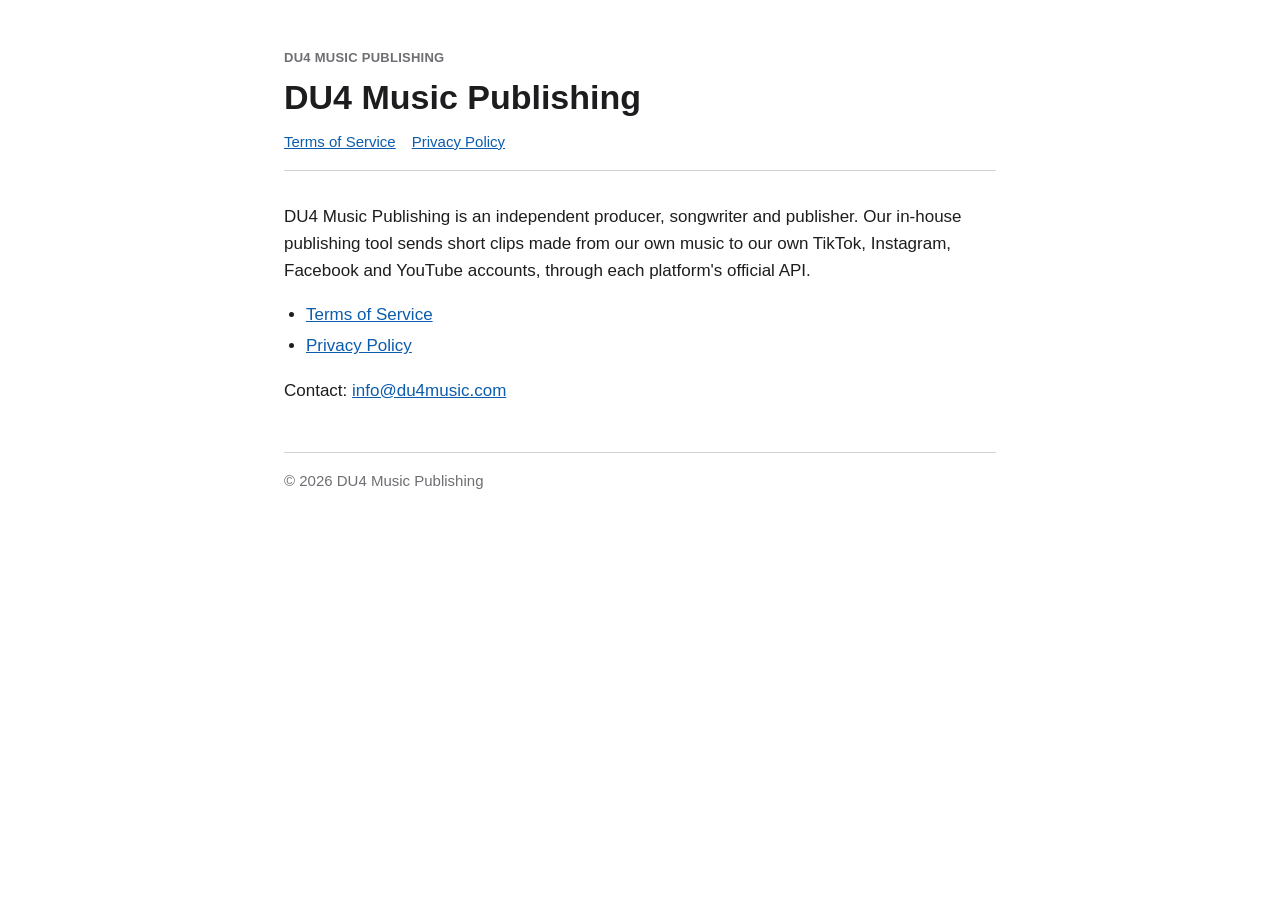
<file: index.html>
<!doctype html>
<html lang="en">
<head>
<meta charset="utf-8">
<meta name="viewport" content="width=device-width, initial-scale=1">
<title>DU4 Music Publishing</title>
<link rel="stylesheet" href="style.css">
</head>
<body>
<main>
<header>
  <div class="brand">DU4 Music Publishing</div>
  <h1>DU4 Music Publishing</h1>
  <nav><a href="terms.html">Terms of Service</a><a href="privacy.html">Privacy Policy</a></nav>
</header>
<p>DU4 Music Publishing is an independent producer, songwriter and publisher. Our in-house publishing tool
sends short clips made from our own music to our own TikTok, Instagram, Facebook and YouTube accounts,
through each platform's official API.</p>
<ul>
  <li><a href="terms.html">Terms of Service</a></li>
  <li><a href="privacy.html">Privacy Policy</a></li>
</ul>
<p>Contact: <a href="mailto:info@du4music.com">info@du4music.com</a></p>
<footer>&copy; 2026 DU4 Music Publishing</footer>
</main>
</body>
</html>
</file>
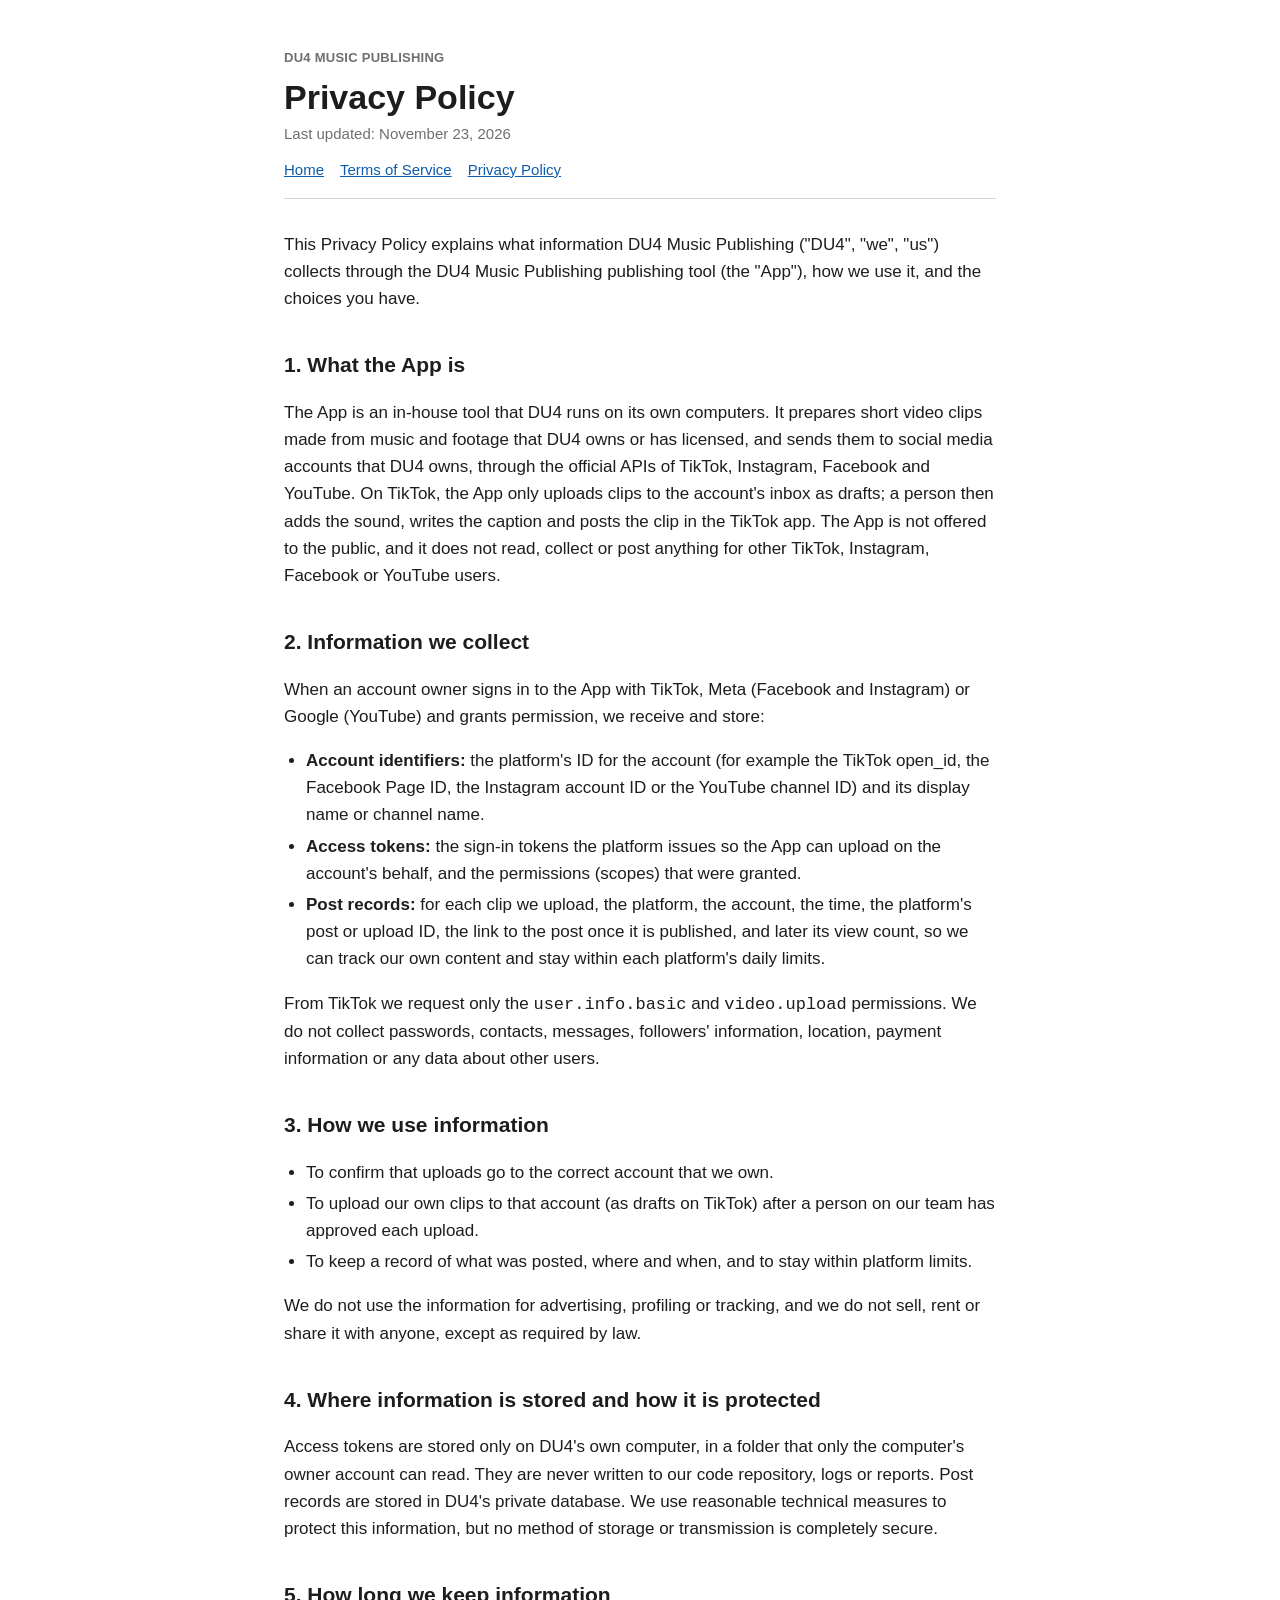
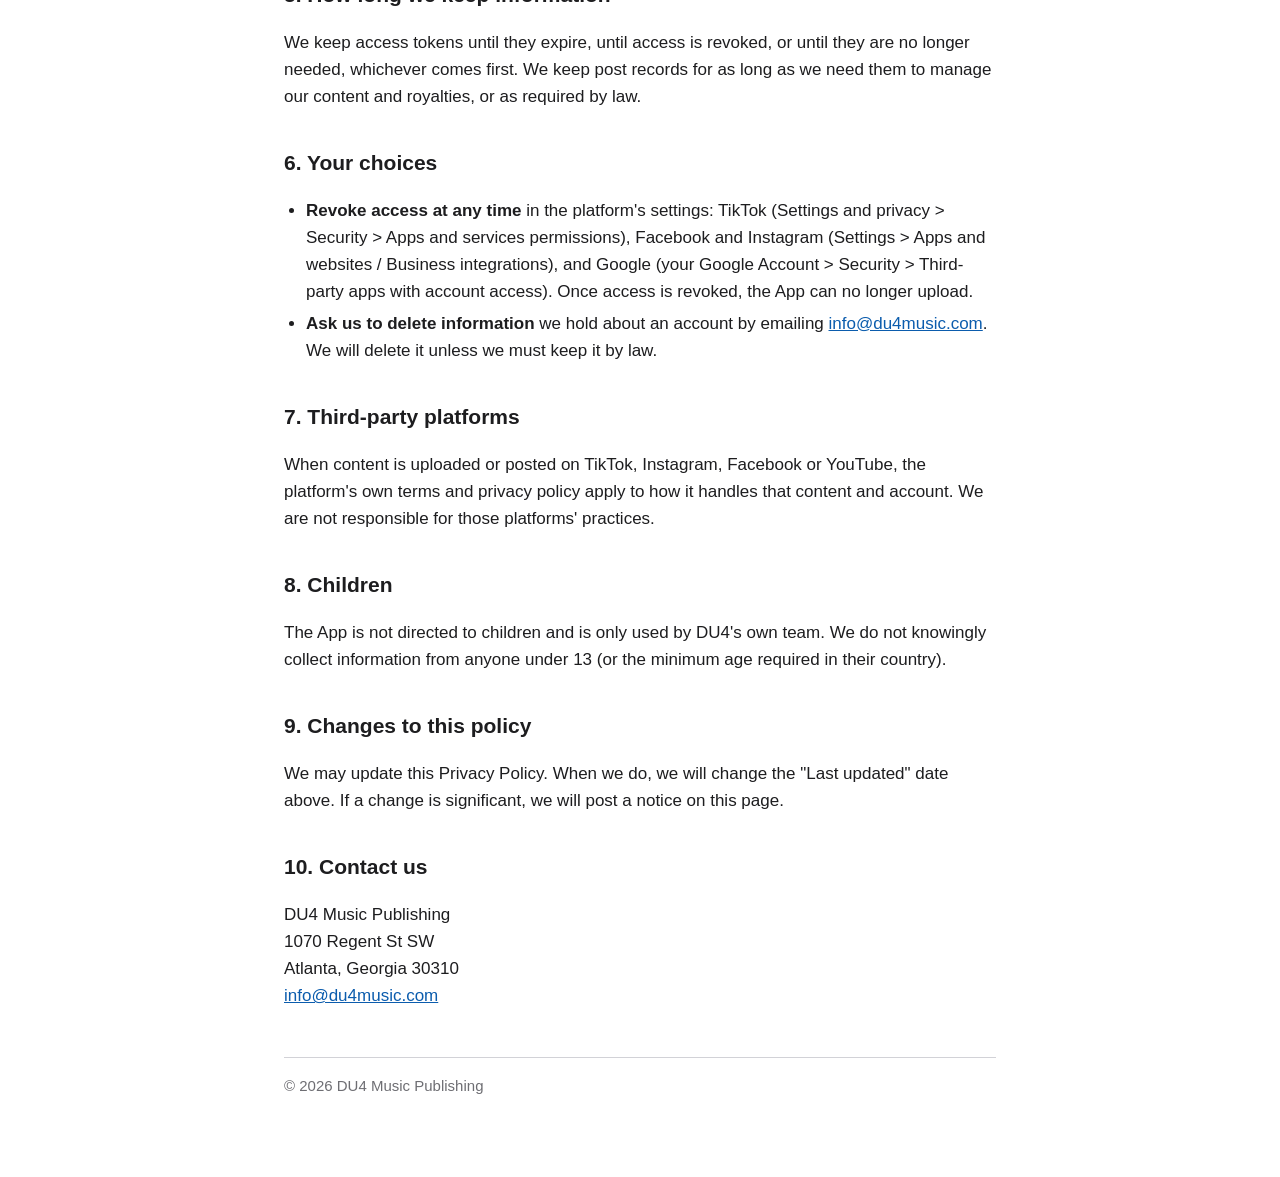
<file: privacy/index.html>
<!doctype html>
<html lang="en">
<head>
<meta charset="utf-8">
<meta name="viewport" content="width=device-width, initial-scale=1">
<title>Privacy Policy | DU4 Music Publishing</title>
<link rel="stylesheet" href="../style.css">
</head>
<body>
<main>
<header>
  <div class="brand">DU4 Music Publishing</div>
  <h1>Privacy Policy</h1>
  <p class="updated">Last updated: November 23, 2026</p>
  <nav><a href="../index.html">Home</a><a href="../terms.html">Terms of Service</a><a href="./">Privacy Policy</a></nav>
</header>

<p>This Privacy Policy explains what information DU4 Music Publishing ("DU4", "we", "us") collects
through the DU4 Music Publishing publishing tool (the "App"), how we use it, and the choices you have.</p>

<h2>1. What the App is</h2>
<p>The App is an in-house tool that DU4 runs on its own computers. It prepares short video clips made
from music and footage that DU4 owns or has licensed, and sends them to social media accounts that DU4
owns, through the official APIs of TikTok, Instagram, Facebook and YouTube. On TikTok, the App only
uploads clips to the account's inbox as drafts; a person then adds the sound, writes the caption and
posts the clip in the TikTok app. The App is not offered to the public, and it does not read, collect or
post anything for other TikTok, Instagram, Facebook or YouTube users.</p>

<h2>2. Information we collect</h2>
<p>When an account owner signs in to the App with TikTok, Meta (Facebook and Instagram) or Google
(YouTube) and grants permission, we receive and store:</p>
<ul>
  <li><strong>Account identifiers:</strong> the platform's ID for the account (for example the TikTok
      open_id, the Facebook Page ID, the Instagram account ID or the YouTube channel ID) and its
      display name or channel name.</li>
  <li><strong>Access tokens:</strong> the sign-in tokens the platform issues so the App can upload on
      the account's behalf, and the permissions (scopes) that were granted.</li>
  <li><strong>Post records:</strong> for each clip we upload, the platform, the account, the time, the
      platform's post or upload ID, the link to the post once it is published, and later its view
      count, so we can track our own content and stay within each platform's daily limits.</li>
</ul>
<p>From TikTok we request only the <code>user.info.basic</code> and <code>video.upload</code>
permissions. We do not collect passwords, contacts, messages, followers' information, location,
payment information or any data about other users.</p>

<h2>3. How we use information</h2>
<ul>
  <li>To confirm that uploads go to the correct account that we own.</li>
  <li>To upload our own clips to that account (as drafts on TikTok) after a person on our team has
      approved each upload.</li>
  <li>To keep a record of what was posted, where and when, and to stay within platform limits.</li>
</ul>
<p>We do not use the information for advertising, profiling or tracking, and we do not sell, rent or
share it with anyone, except as required by law.</p>

<h2>4. Where information is stored and how it is protected</h2>
<p>Access tokens are stored only on DU4's own computer, in a folder that only the computer's owner
account can read. They are never written to our code repository, logs or reports. Post records are
stored in DU4's private database. We use reasonable technical measures to protect this information,
but no method of storage or transmission is completely secure.</p>

<h2>5. How long we keep information</h2>
<p>We keep access tokens until they expire, until access is revoked, or until they are no longer
needed, whichever comes first. We keep post records for as long as we need them to manage our content
and royalties, or as required by law.</p>

<h2>6. Your choices</h2>
<ul>
  <li><strong>Revoke access at any time</strong> in the platform's settings: TikTok (Settings and
      privacy &gt; Security &gt; Apps and services permissions), Facebook and Instagram (Settings &gt;
      Apps and websites / Business integrations), and Google (your Google Account &gt; Security &gt;
      Third-party apps with account access). Once access is revoked, the App can no longer upload.</li>
  <li><strong>Ask us to delete information</strong> we hold about an account by emailing
      <a href="mailto:info@du4music.com">info@du4music.com</a>. We will delete it unless we must keep
      it by law.</li>
</ul>

<h2>7. Third-party platforms</h2>
<p>When content is uploaded or posted on TikTok, Instagram, Facebook or YouTube, the platform's own
terms and privacy policy apply to how it handles that content and account. We are not responsible for
those platforms' practices.</p>

<h2>8. Children</h2>
<p>The App is not directed to children and is only used by DU4's own team. We do not knowingly collect
information from anyone under 13 (or the minimum age required in their country).</p>

<h2>9. Changes to this policy</h2>
<p>We may update this Privacy Policy. When we do, we will change the "Last updated" date above. If a
change is significant, we will post a notice on this page.</p>

<h2>10. Contact us</h2>
<p>DU4 Music Publishing<br>
1070 Regent St SW<br>
Atlanta, Georgia 30310<br>
<a href="mailto:info@du4music.com">info@du4music.com</a></p>

<footer>&copy; 2026 DU4 Music Publishing</footer>
</main>
</body>
</html>
</file>
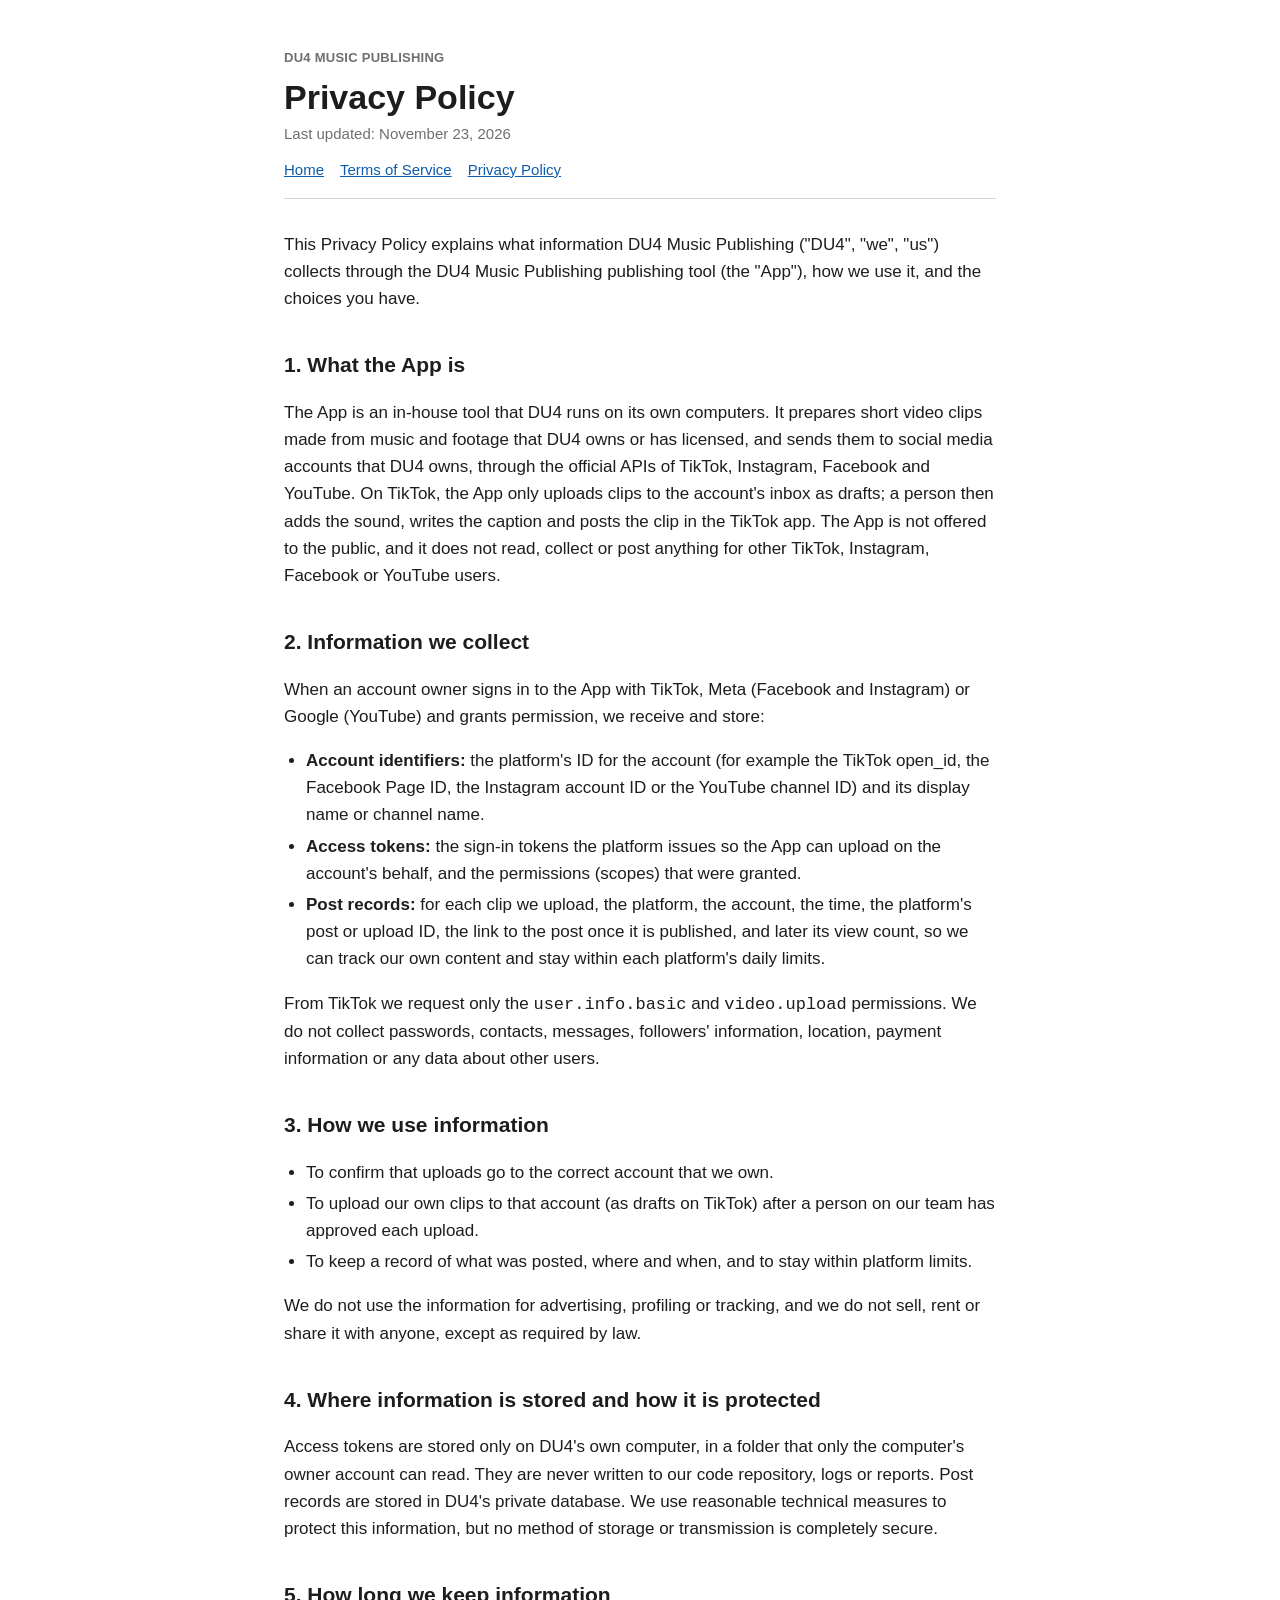
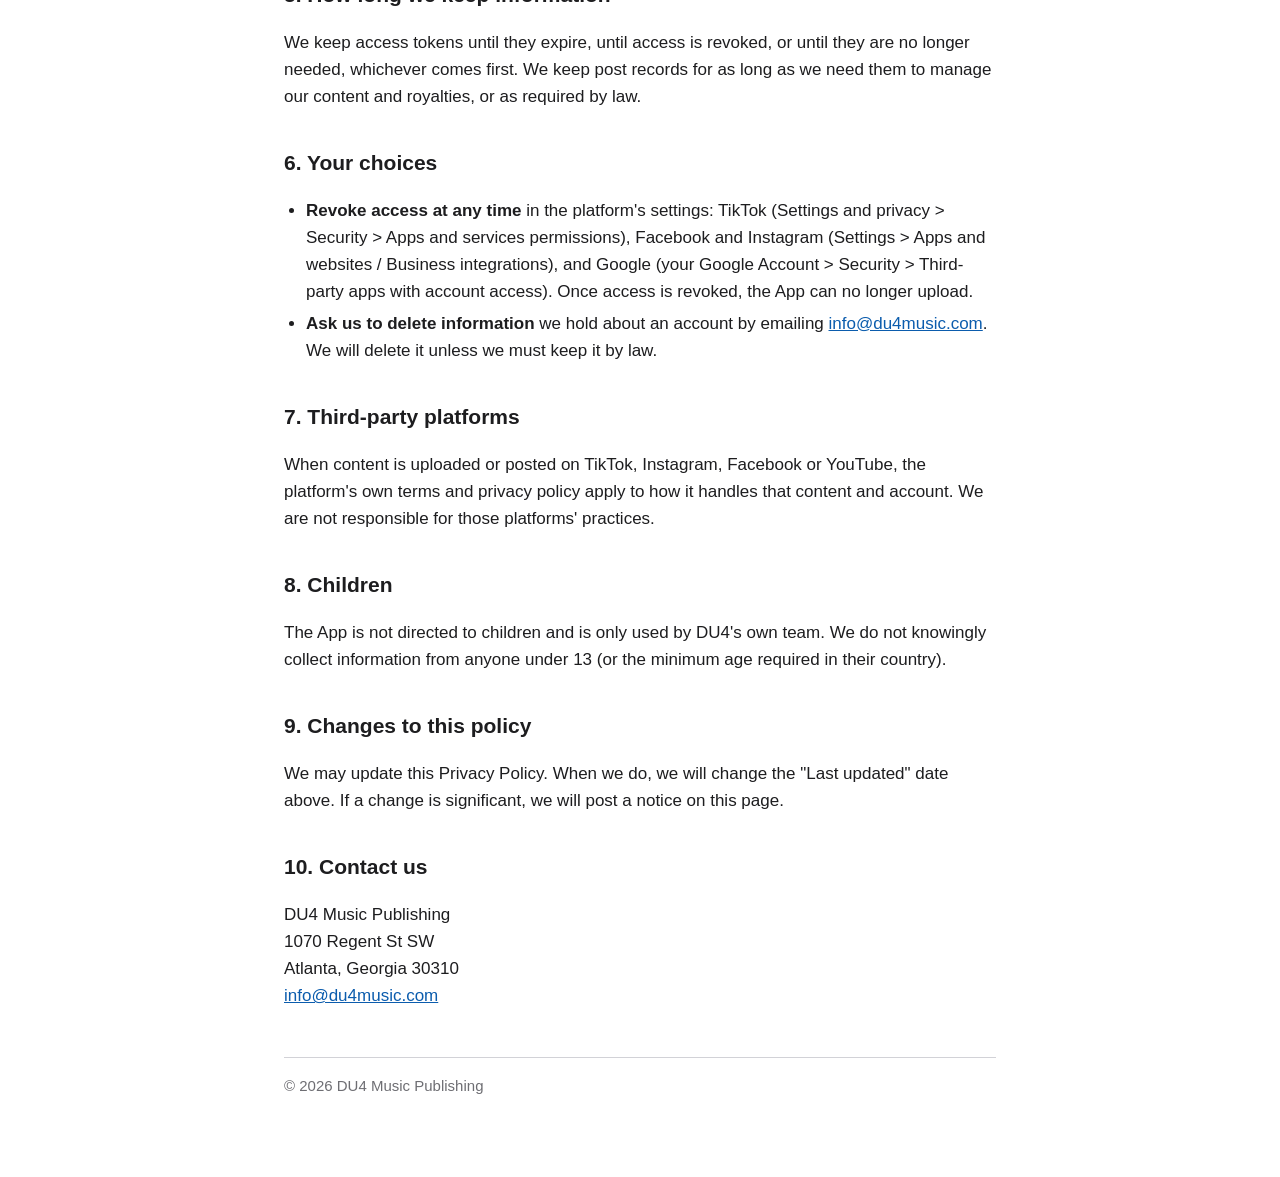
<file: privacy.html>
<!doctype html>
<html lang="en">
<head>
<meta charset="utf-8">
<meta name="viewport" content="width=device-width, initial-scale=1">
<title>Privacy Policy | DU4 Music Publishing</title>
<link rel="stylesheet" href="style.css">
</head>
<body>
<main>
<header>
  <div class="brand">DU4 Music Publishing</div>
  <h1>Privacy Policy</h1>
  <p class="updated">Last updated: November 23, 2026</p>
  <nav><a href="index.html">Home</a><a href="terms.html">Terms of Service</a><a href="privacy.html">Privacy Policy</a></nav>
</header>

<p>This Privacy Policy explains what information DU4 Music Publishing ("DU4", "we", "us") collects
through the DU4 Music Publishing publishing tool (the "App"), how we use it, and the choices you have.</p>

<h2>1. What the App is</h2>
<p>The App is an in-house tool that DU4 runs on its own computers. It prepares short video clips made
from music and footage that DU4 owns or has licensed, and sends them to social media accounts that DU4
owns, through the official APIs of TikTok, Instagram, Facebook and YouTube. On TikTok, the App only
uploads clips to the account's inbox as drafts; a person then adds the sound, writes the caption and
posts the clip in the TikTok app. The App is not offered to the public, and it does not read, collect or
post anything for other TikTok, Instagram, Facebook or YouTube users.</p>

<h2>2. Information we collect</h2>
<p>When an account owner signs in to the App with TikTok, Meta (Facebook and Instagram) or Google
(YouTube) and grants permission, we receive and store:</p>
<ul>
  <li><strong>Account identifiers:</strong> the platform's ID for the account (for example the TikTok
      open_id, the Facebook Page ID, the Instagram account ID or the YouTube channel ID) and its
      display name or channel name.</li>
  <li><strong>Access tokens:</strong> the sign-in tokens the platform issues so the App can upload on
      the account's behalf, and the permissions (scopes) that were granted.</li>
  <li><strong>Post records:</strong> for each clip we upload, the platform, the account, the time, the
      platform's post or upload ID, the link to the post once it is published, and later its view
      count, so we can track our own content and stay within each platform's daily limits.</li>
</ul>
<p>From TikTok we request only the <code>user.info.basic</code> and <code>video.upload</code>
permissions. We do not collect passwords, contacts, messages, followers' information, location,
payment information or any data about other users.</p>

<h2>3. How we use information</h2>
<ul>
  <li>To confirm that uploads go to the correct account that we own.</li>
  <li>To upload our own clips to that account (as drafts on TikTok) after a person on our team has
      approved each upload.</li>
  <li>To keep a record of what was posted, where and when, and to stay within platform limits.</li>
</ul>
<p>We do not use the information for advertising, profiling or tracking, and we do not sell, rent or
share it with anyone, except as required by law.</p>

<h2>4. Where information is stored and how it is protected</h2>
<p>Access tokens are stored only on DU4's own computer, in a folder that only the computer's owner
account can read. They are never written to our code repository, logs or reports. Post records are
stored in DU4's private database. We use reasonable technical measures to protect this information,
but no method of storage or transmission is completely secure.</p>

<h2>5. How long we keep information</h2>
<p>We keep access tokens until they expire, until access is revoked, or until they are no longer
needed, whichever comes first. We keep post records for as long as we need them to manage our content
and royalties, or as required by law.</p>

<h2>6. Your choices</h2>
<ul>
  <li><strong>Revoke access at any time</strong> in the platform's settings: TikTok (Settings and
      privacy &gt; Security &gt; Apps and services permissions), Facebook and Instagram (Settings &gt;
      Apps and websites / Business integrations), and Google (your Google Account &gt; Security &gt;
      Third-party apps with account access). Once access is revoked, the App can no longer upload.</li>
  <li><strong>Ask us to delete information</strong> we hold about an account by emailing
      <a href="mailto:info@du4music.com">info@du4music.com</a>. We will delete it unless we must keep
      it by law.</li>
</ul>

<h2>7. Third-party platforms</h2>
<p>When content is uploaded or posted on TikTok, Instagram, Facebook or YouTube, the platform's own
terms and privacy policy apply to how it handles that content and account. We are not responsible for
those platforms' practices.</p>

<h2>8. Children</h2>
<p>The App is not directed to children and is only used by DU4's own team. We do not knowingly collect
information from anyone under 13 (or the minimum age required in their country).</p>

<h2>9. Changes to this policy</h2>
<p>We may update this Privacy Policy. When we do, we will change the "Last updated" date above. If a
change is significant, we will post a notice on this page.</p>

<h2>10. Contact us</h2>
<p>DU4 Music Publishing<br>
1070 Regent St SW<br>
Atlanta, Georgia 30310<br>
<a href="mailto:info@du4music.com">info@du4music.com</a></p>

<footer>&copy; 2026 DU4 Music Publishing</footer>
</main>
</body>
</html>
</file>
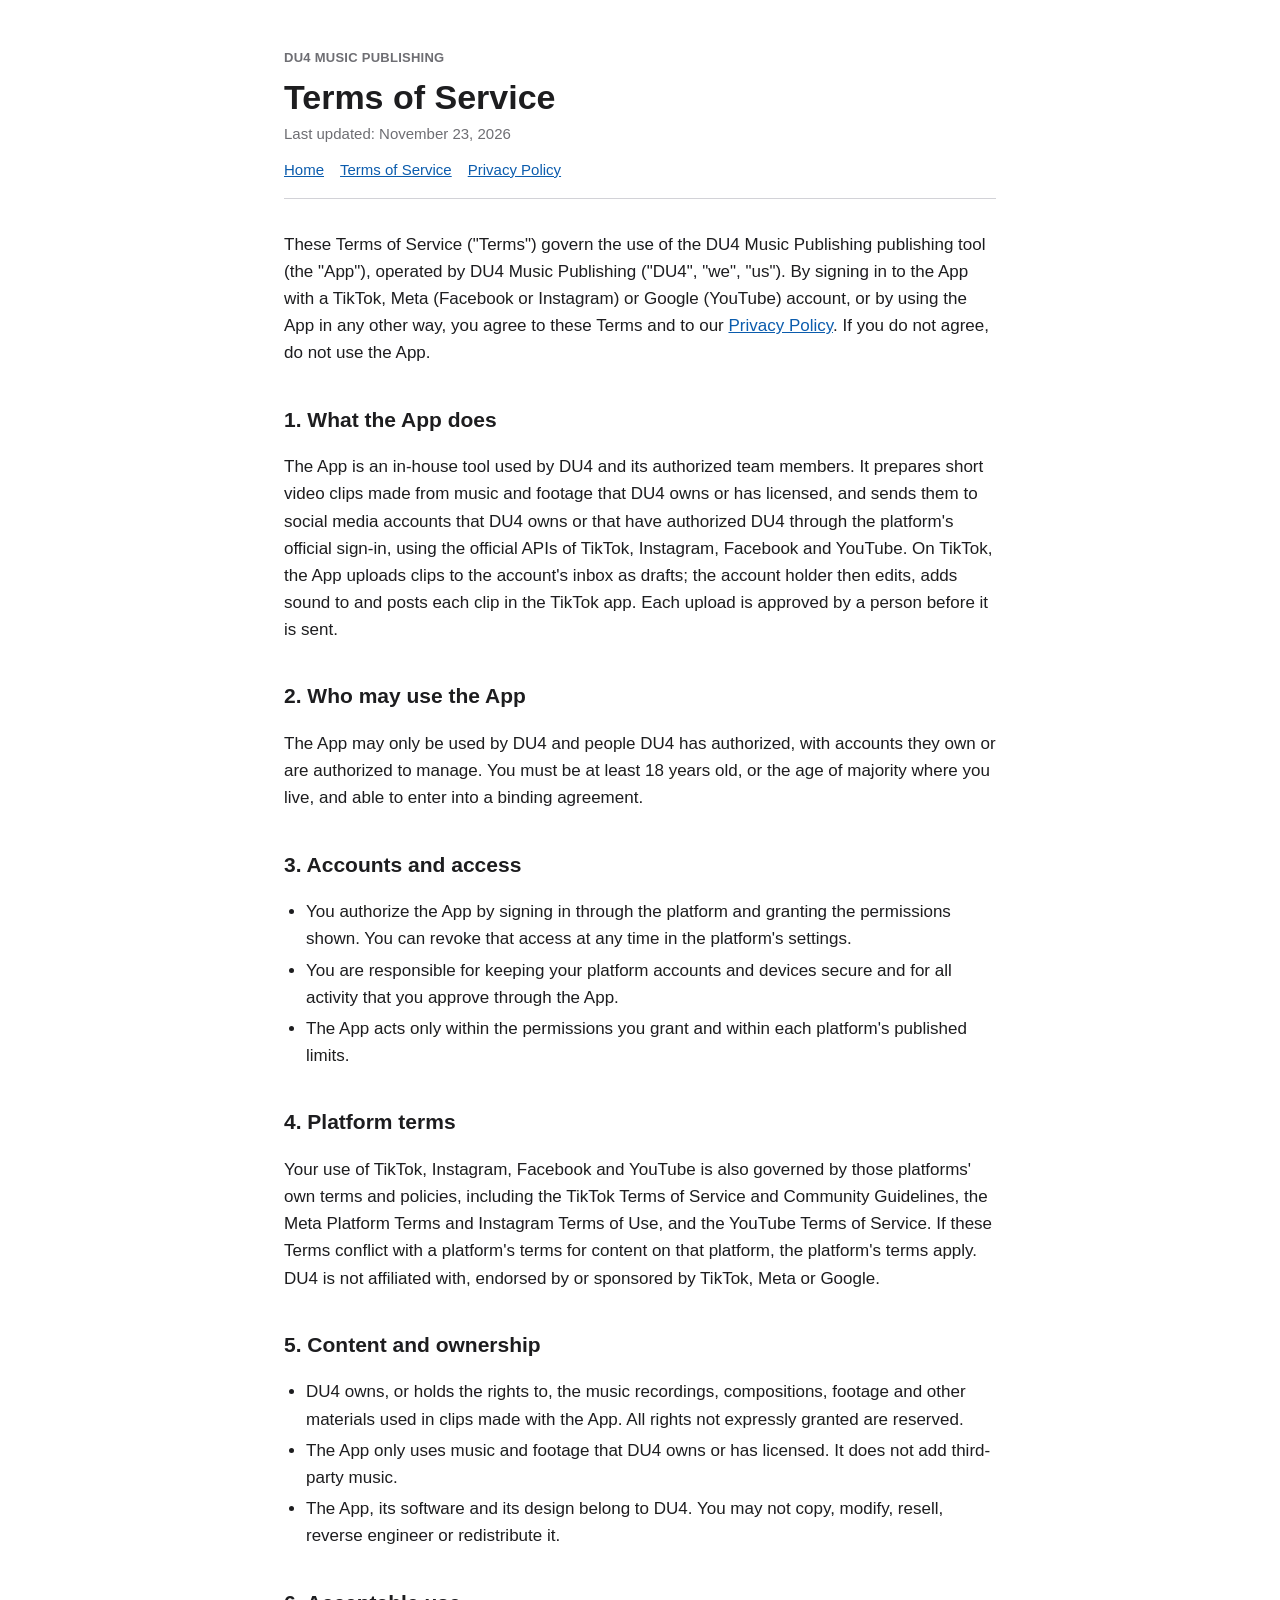
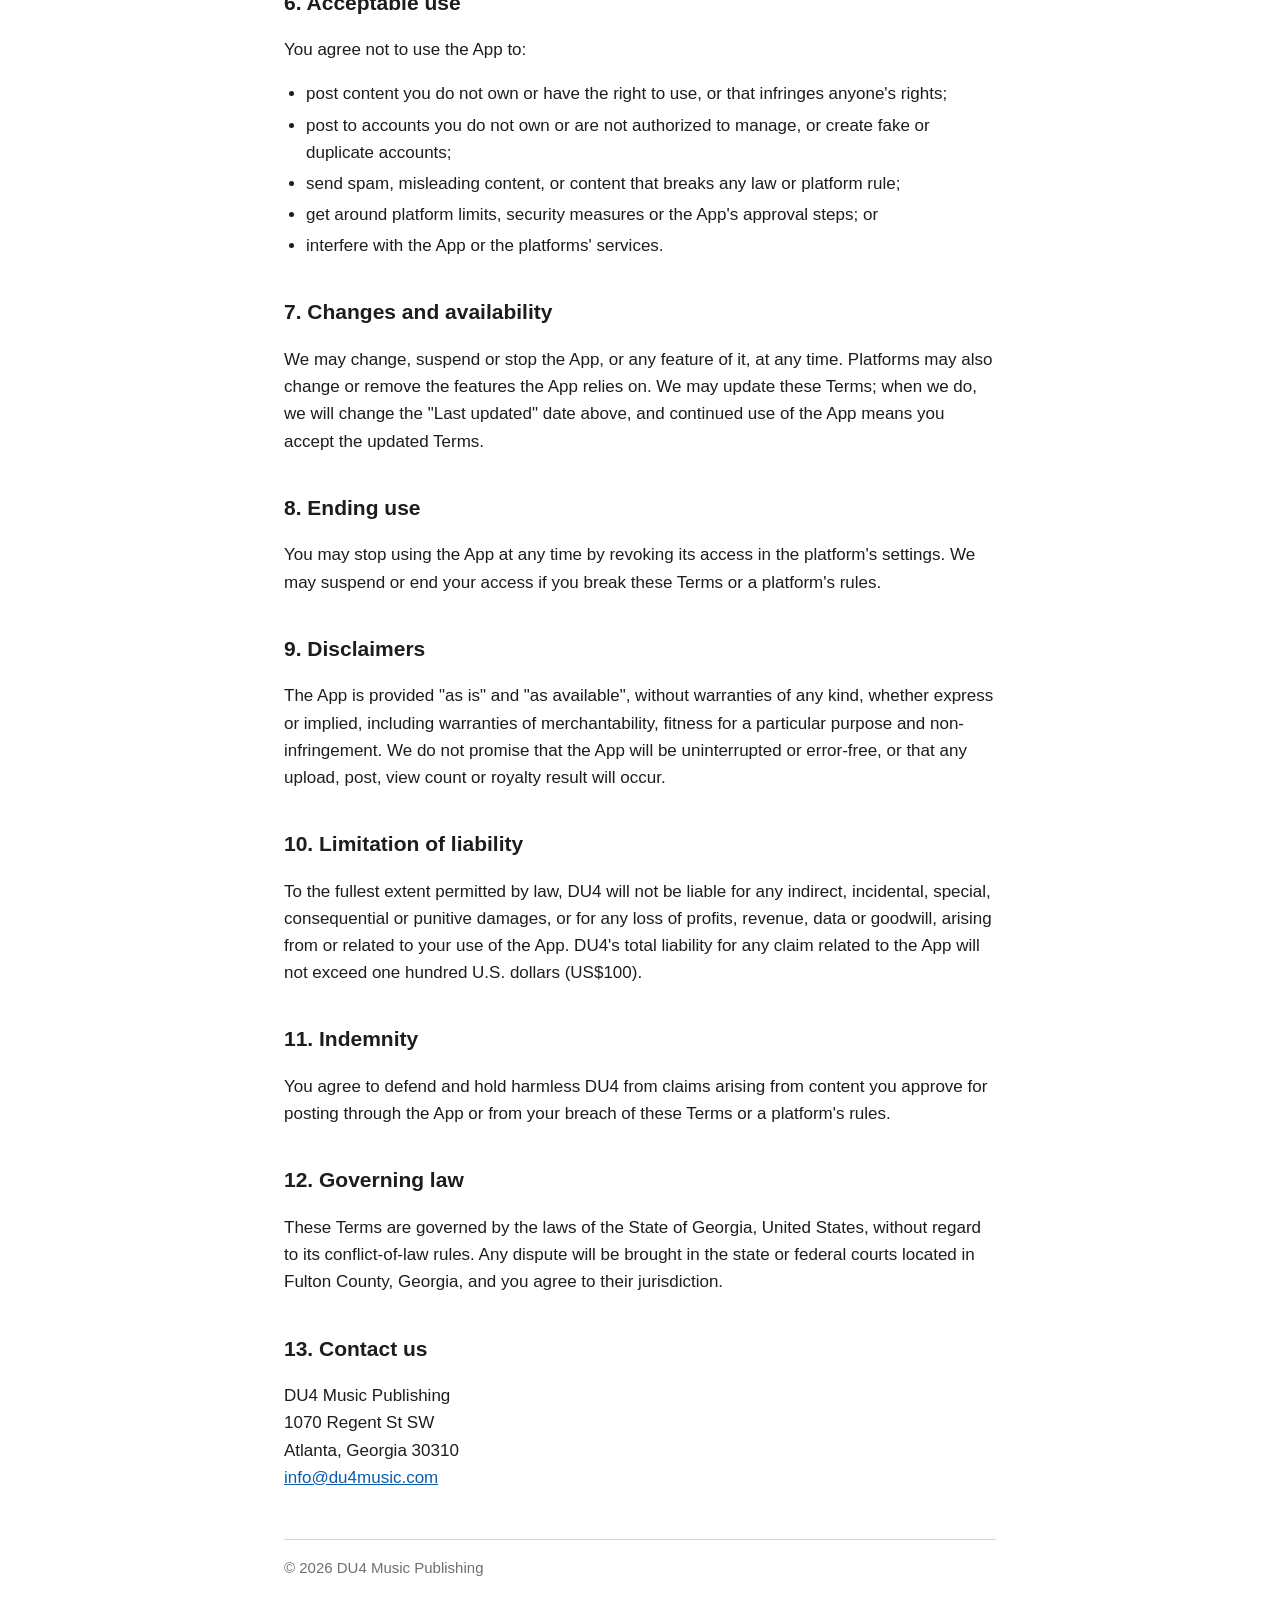
<file: terms.html>
<!doctype html>
<html lang="en">
<head>
<meta charset="utf-8">
<meta name="viewport" content="width=device-width, initial-scale=1">
<title>Terms of Service | DU4 Music Publishing</title>
<link rel="stylesheet" href="style.css">
</head>
<body>
<main>
<header>
  <div class="brand">DU4 Music Publishing</div>
  <h1>Terms of Service</h1>
  <p class="updated">Last updated: November 23, 2026</p>
  <nav><a href="index.html">Home</a><a href="terms.html">Terms of Service</a><a href="privacy.html">Privacy Policy</a></nav>
</header>

<p>These Terms of Service ("Terms") govern the use of the DU4 Music Publishing publishing tool (the
"App"), operated by DU4 Music Publishing ("DU4", "we", "us"). By signing in to the App with a TikTok,
Meta (Facebook or Instagram) or Google (YouTube) account, or by using the App in any other way, you agree
to these Terms and to our <a href="privacy.html">Privacy Policy</a>. If you do not agree, do not use the
App.</p>

<h2>1. What the App does</h2>
<p>The App is an in-house tool used by DU4 and its authorized team members. It prepares short video
clips made from music and footage that DU4 owns or has licensed, and sends them to social media accounts
that DU4 owns or that have authorized DU4 through the platform's official sign-in, using the official
APIs of TikTok, Instagram, Facebook and YouTube. On TikTok, the App uploads clips to the account's inbox
as drafts; the account holder then edits, adds sound to and posts each clip in the TikTok app. Each upload
is approved by a person before it is sent.</p>

<h2>2. Who may use the App</h2>
<p>The App may only be used by DU4 and people DU4 has authorized, with accounts they own or are
authorized to manage. You must be at least 18 years old, or the age of majority where you live, and able
to enter into a binding agreement.</p>

<h2>3. Accounts and access</h2>
<ul>
  <li>You authorize the App by signing in through the platform and granting the permissions shown. You
      can revoke that access at any time in the platform's settings.</li>
  <li>You are responsible for keeping your platform accounts and devices secure and for all activity
      that you approve through the App.</li>
  <li>The App acts only within the permissions you grant and within each platform's published limits.</li>
</ul>

<h2>4. Platform terms</h2>
<p>Your use of TikTok, Instagram, Facebook and YouTube is also governed by those platforms' own terms
and policies, including the TikTok Terms of Service and Community Guidelines, the Meta Platform Terms and
Instagram Terms of Use, and the YouTube Terms of Service. If these Terms conflict with a platform's terms
for content on that platform, the platform's terms apply. DU4 is not affiliated with, endorsed by or
sponsored by TikTok, Meta or Google.</p>

<h2>5. Content and ownership</h2>
<ul>
  <li>DU4 owns, or holds the rights to, the music recordings, compositions, footage and other materials
      used in clips made with the App. All rights not expressly granted are reserved.</li>
  <li>The App only uses music and footage that DU4 owns or has licensed. It does not add third-party
      music.</li>
  <li>The App, its software and its design belong to DU4. You may not copy, modify, resell, reverse
      engineer or redistribute it.</li>
</ul>

<h2>6. Acceptable use</h2>
<p>You agree not to use the App to:</p>
<ul>
  <li>post content you do not own or have the right to use, or that infringes anyone's rights;</li>
  <li>post to accounts you do not own or are not authorized to manage, or create fake or duplicate
      accounts;</li>
  <li>send spam, misleading content, or content that breaks any law or platform rule;</li>
  <li>get around platform limits, security measures or the App's approval steps; or</li>
  <li>interfere with the App or the platforms' services.</li>
</ul>

<h2>7. Changes and availability</h2>
<p>We may change, suspend or stop the App, or any feature of it, at any time. Platforms may also change
or remove the features the App relies on. We may update these Terms; when we do, we will change the
"Last updated" date above, and continued use of the App means you accept the updated Terms.</p>

<h2>8. Ending use</h2>
<p>You may stop using the App at any time by revoking its access in the platform's settings. We may
suspend or end your access if you break these Terms or a platform's rules.</p>

<h2>9. Disclaimers</h2>
<p>The App is provided "as is" and "as available", without warranties of any kind, whether express or
implied, including warranties of merchantability, fitness for a particular purpose and non-infringement.
We do not promise that the App will be uninterrupted or error-free, or that any upload, post, view count
or royalty result will occur.</p>

<h2>10. Limitation of liability</h2>
<p>To the fullest extent permitted by law, DU4 will not be liable for any indirect, incidental, special,
consequential or punitive damages, or for any loss of profits, revenue, data or goodwill, arising from or
related to your use of the App. DU4's total liability for any claim related to the App will not exceed
one hundred U.S. dollars (US$100).</p>

<h2>11. Indemnity</h2>
<p>You agree to defend and hold harmless DU4 from claims arising from content you approve for posting
through the App or from your breach of these Terms or a platform's rules.</p>

<h2>12. Governing law</h2>
<p>These Terms are governed by the laws of the State of Georgia, United States, without regard to its
conflict-of-law rules. Any dispute will be brought in the state or federal courts located in Fulton
County, Georgia, and you agree to their jurisdiction.</p>

<h2>13. Contact us</h2>
<p>DU4 Music Publishing<br>
1070 Regent St SW<br>
Atlanta, Georgia 30310<br>
<a href="mailto:info@du4music.com">info@du4music.com</a></p>

<footer>&copy; 2026 DU4 Music Publishing</footer>
</main>
</body>
</html>
</file>
<file: style.css>
:root { color-scheme: light dark; --ink: #1d1d1f; --muted: #6e6e73; --line: #d2d2d7; --bg: #ffffff; --accent: #0b5cad; }
@media (prefers-color-scheme: dark) { :root { --ink: #f5f5f7; --muted: #a1a1a6; --line: #3a3a3c; --bg: #111113; --accent: #6cb2ff; } }
* { box-sizing: border-box; }
body { margin: 0; background: var(--bg); color: var(--ink);
       font: 17px/1.6 -apple-system, BlinkMacSystemFont, "Segoe UI", Roboto, Helvetica, Arial, sans-serif; }
main { max-width: 760px; margin: 0 auto; padding: 48px 24px 80px; }
header { border-bottom: 1px solid var(--line); margin-bottom: 32px; padding-bottom: 16px; }
.brand { font-weight: 600; letter-spacing: .02em; color: var(--muted); text-transform: uppercase; font-size: 13px; }
h1 { font-size: 34px; line-height: 1.2; margin: 8px 0 4px; }
h2 { font-size: 21px; margin: 36px 0 8px; }
.updated { color: var(--muted); font-size: 15px; margin: 0; }
a { color: var(--accent); }
ul { padding-left: 22px; }
li { margin: 4px 0; }
nav { margin-top: 12px; font-size: 15px; }
nav a { margin-right: 16px; }
footer { border-top: 1px solid var(--line); margin-top: 48px; padding-top: 16px; color: var(--muted); font-size: 15px; }
</file>
